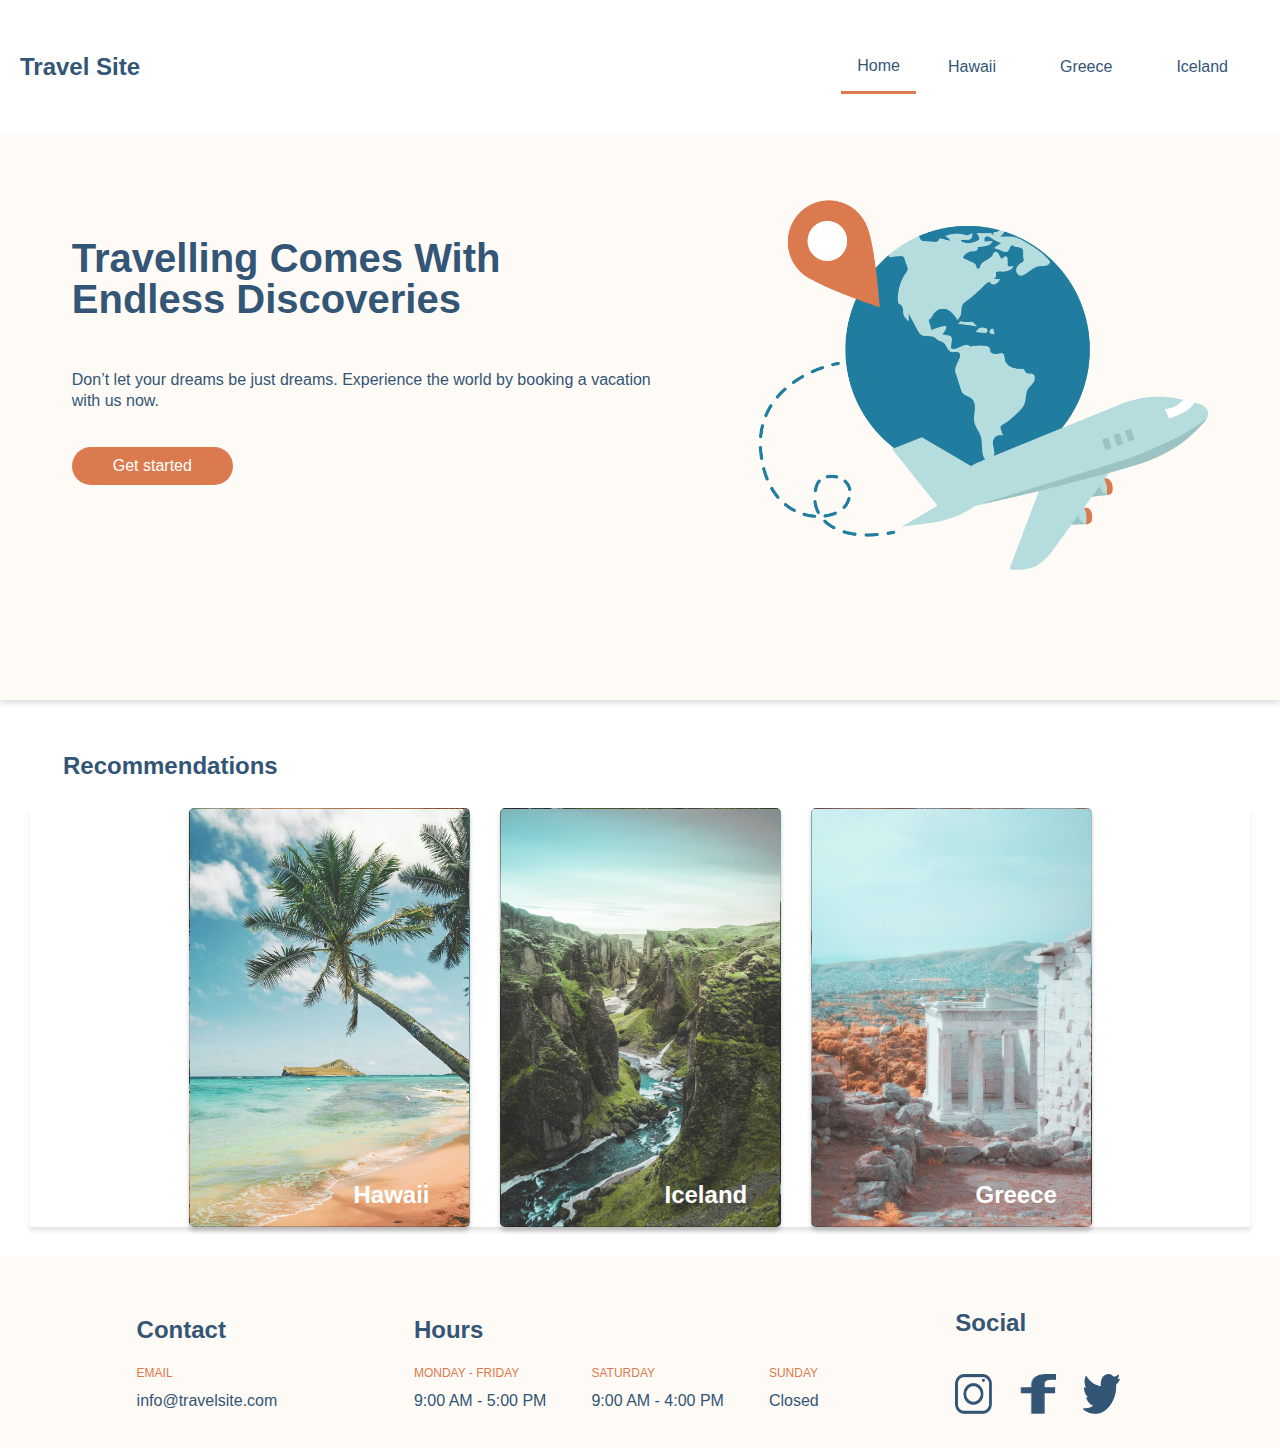
<file: index.html>
<!DOCTYPE html>
<html lang="en">
  <head>
    <meta charset="UTF-8" />
    <meta name="viewport" content="width=device-width, initial-scale=1.0" />
    <title>Travel Site - Home</title>
    <link href="./css/destinations.css" rel="stylesheet" />
    <link href="./css/global.css" rel="stylesheet" />
    <link href="./css/main.css" rel="stylesheet" />
  </head>

  <body>
    <header>
      <nav class="navigation">
        <h3><a href="./index.html">Travel Site</a></h3>
        <ul class="navigation__list">
          <li class="navigation__item--active">
            <a href="./index.html" alt="home">Home</a>
          </li>
          <li class="navigation__item">
            <a href="./pages/hawaii.html" alt="hawaii">Hawaii</a>
          </li>
          <li class="navigation__item">
            <a href="./pages/greece.html" alt="greece">Greece</a>
          </li>
          <li class="navigation__item">
            <a href="./pages/iceland.html" alt="iceland">Iceland</a>
          </li>
        </ul>
      </nav>
    </header>
    <hero>
      <section class="hero__container">
        <div class="hero__content">
          <h2>Travelling Comes With Endless Discoveries</h2>
          <p>
            Don’t let your dreams be just dreams. Experience the world by
            booking a vacation with us now.
          </p>
          <button>Get started</button>
        </div>
        <img
          class="hero__img"
          src="./assets/Images/hero.png"
          alt="content image"
        />
      </section>
    </hero>
    <section class="recommendations">
      <h3 class="recommendations__heading">Recommendations</h3>
      <div class="recommendations__cards">
        <a href="./pages/hawaii.html">
          <div class="card__image--hawaii">
            <h3 id="color">Hawaii</h3>
          </div></a
        >
        <a href="./pages/iceland.html">
          <div class="card__image--iceland">
            <h3 id="color">Iceland</h3>
          </div></a
        >
        <a href="./pages/greece.html">
          <div class="card__image--greece">
            <h3 id="color">Greece</h3>
          </div></a
        >
      </div>
    </section>
    <footer>
      <div class="footer__container">
        <div class="container__content">
          <h3>Contact</h3>
          <h5 class="footer__content">EMAIL</h5>
          <p class="footer__content">info@travelsite.com</p>
        </div>
        <div class="container__content">
          <h3>Hours</h3>
          <div class="container__content--items">
            <div>
              <h5 class="footer__content">MONDAY - FRIDAY</h5>
              <p class="footer__content">9:00 AM - 5:00 PM</p>
            </div>
            <div>
              <h5 class="footer__content">SATURDAY</h5>
              <p class="footer__content">9:00 AM - 4:00 PM</p>
            </div>
            <div>
              <h5 class="footer__content">SUNDAY</h5>
              <p class="footer__content">Closed</p>
            </div>
          </div>
        </div>
        <div class="container__content">
          <h3>Social</h3>
          <a href="https://www.instagram.com/"
            ><img
              class="icon__inst icons"
              src="./assets/Icons/icon-instagram.png"
              alt="instagram"
          /></a>
          <a href="https://www.facebook.com/"
            ><img
              class="icon__f icons"
              src="./assets/Icons/icon-facebook.png"
              alt="facebook"
          /></a>
          <a href="https://twitter.com/"
            ><img
              class="icon__x icons"
              src="./assets/Icons/icon-twitter.png"
              alt="twitter"
          /></a>
        </div>
      </div>
    </footer>
  </body>
</html>
</file>
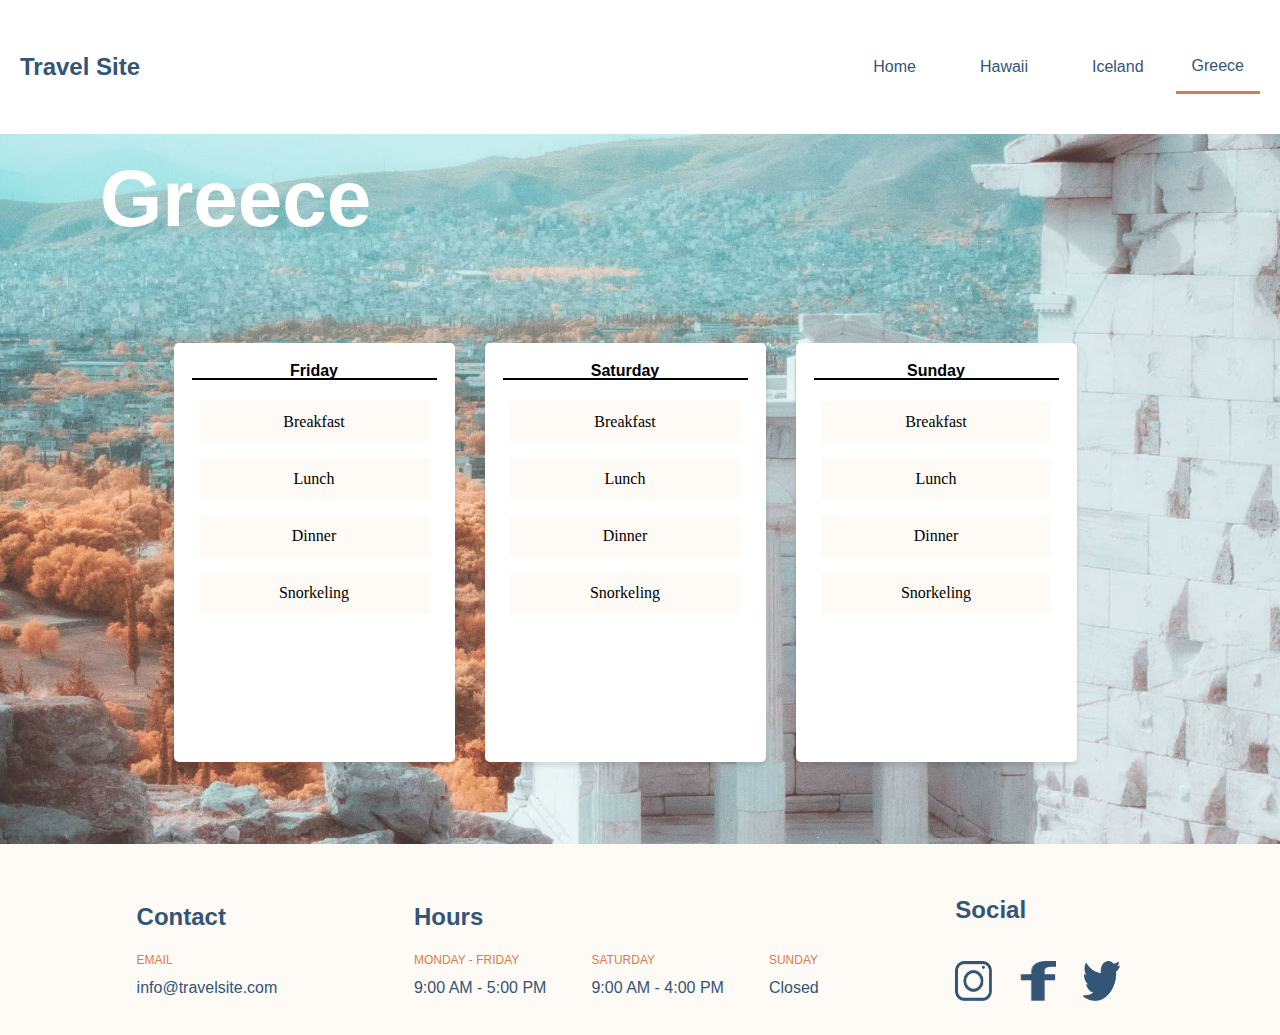
<file: pages/greece.html>
<!DOCTYPE html>
<html lang="en">
  <head>
    <meta charset="UTF-8" />
    <meta name="viewport" content="width=device-width, initial-scale=1.0" />
    <title>Greece</title>
    <link href="../css/destinations.css" rel="stylesheet" />
    <link href="../css/global.css" rel="stylesheet" />
    <link href="../css/main.css" rel="stylesheet" />
  </head>

  <body>
    <header>
      <nav class="navigation">
        <h3><a href="../index.html">Travel Site</a></h3>
        <ul class="navigation__list">
          <li class="navigation__item">
            <a href="../index.html" alt="home">Home</a>
          </li>
          <li class="navigation__item">
            <a href="../pages/hawaii.html" alt="hawaii">Hawaii</a>
          </li>
          <li class="navigation__item">
            <a href="../pages/iceland.html" alt="iceland">Iceland</a>
          </li>
          <li class="navigation__item--active">
            <a href="../pages/greece.html" alt="greece">Greece</a>
          </li>
        </ul>
      </nav>
    </header>
    <hero>
      <div class="hero_greece-img">
        <h1 class="hero__heading">Greece</h1>
        <div class="activity__container">
          <div class="activity__card">
            <h4 class="activity__heading">Friday</h4>
            <ul class="activity__item">
              <li>Breakfast</li>
              <li>Lunch</li>
              <li>Dinner</li>
              <li>Snorkeling</li>
            </ul>
          </div>
          <div class="activity__card">
            <h4 class="activity__heading">Saturday</h4>
            <ul class="activity__item">
              <li>Breakfast</li>
              <li>Lunch</li>
              <li>Dinner</li>
              <li>Snorkeling</li>
            </ul>
          </div>
          <div class="activity__card">
            <h4 class="activity__heading">Sunday</h4>
            <ul class="activity__item">
              <li>Breakfast</li>
              <li>Lunch</li>
              <li>Dinner</li>
              <li>Snorkeling</li>
            </ul>
          </div>
        </div>
      </div>
    </hero>
    <footer>
      <div class="footer__container">
        <div class="container__content">
          <h3>Contact</h3>
          <h5 class="footer__content">EMAIL</h5>
          <p class="footer__content">info@travelsite.com</p>
        </div>
        <div class="container__content">
          <h3>Hours</h3>
          <div class="container__content--items">
            <div>
              <h5 class="footer__content">MONDAY - FRIDAY</h5>
              <p class="footer__content">9:00 AM - 5:00 PM</p>
            </div>
            <div>
              <h5 class="footer__content">SATURDAY</h5>
              <p class="footer__content">9:00 AM - 4:00 PM</p>
            </div>
            <div>
              <h5 class="footer__content">SUNDAY</h5>
              <p class="footer__content">Closed</p>
            </div>
          </div>
        </div>
        <div class="container__content">
          <h3 id="social">Social</h3>
          <a href="https://www.instagram.com/"
            ><img
              class="icon__inst icons"
              src="../assets/Icons/icon-instagram.png"
              alt="instagram"
          /></a>
          <a href="https://www.facebook.com/"
            ><img
              class="icon__f icons"
              src="../assets/Icons/icon-facebook.png"
              alt="facebook"
          /></a>
          <a href="https://twitter.com/"
            ><img
              class="icon__x icons"
              src="../assets/Icons/icon-twitter.png"
              alt="twitter"
          /></a>
        </div>
      </div>
    </footer>
  </body>
</html>
</file>
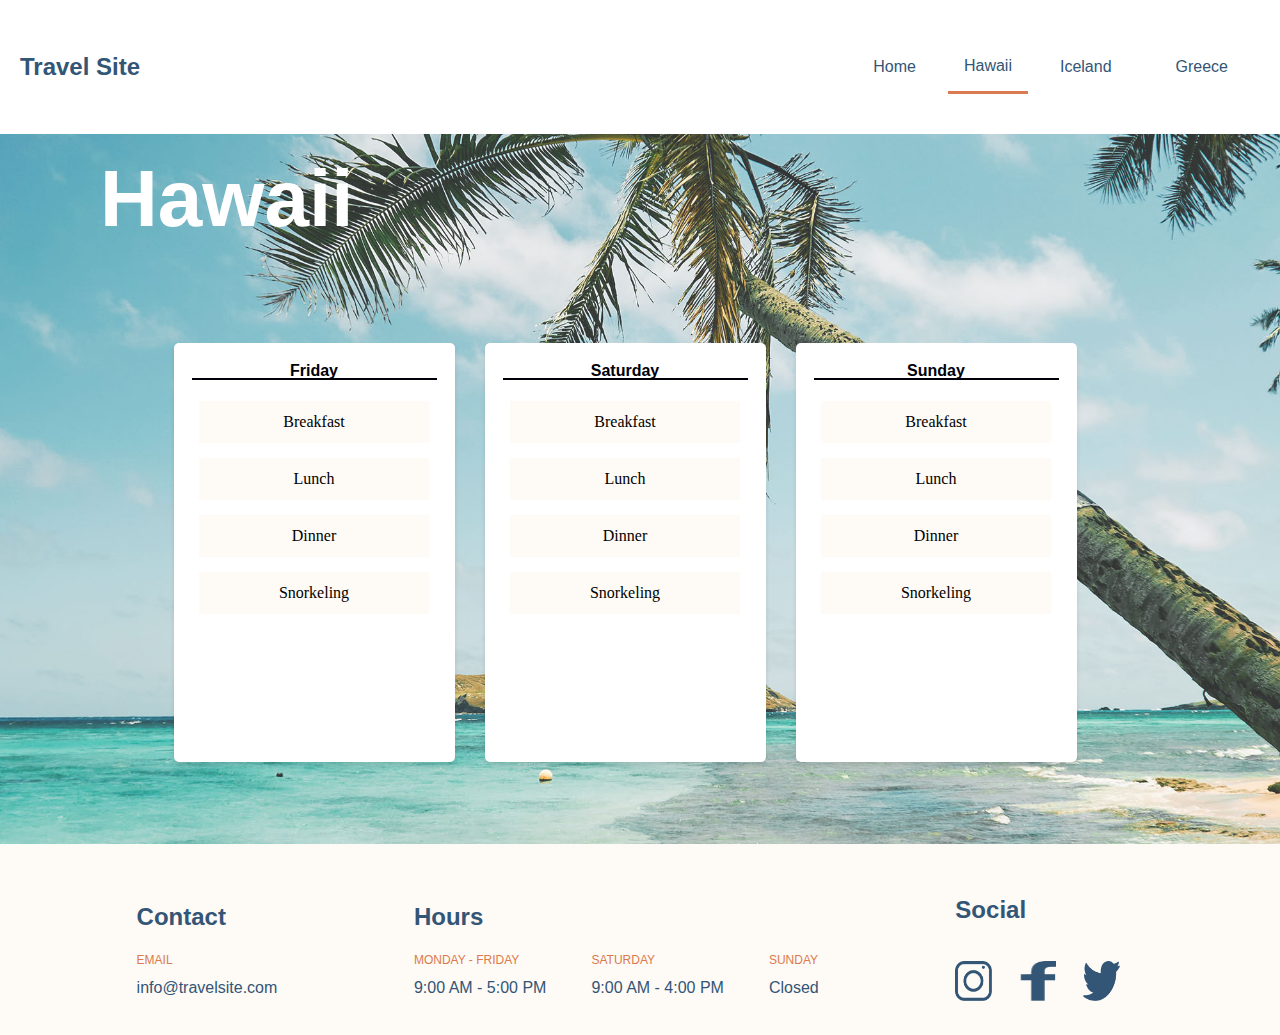
<file: pages/hawaii.html>
<!DOCTYPE html>
<html lang="en">
  <head>
    <meta charset="UTF-8" />
    <meta name="viewport" content="width=device-width, initial-scale=1.0" />
    <title>Hawaii</title>
    <link href="../css/destinations.css" rel="stylesheet" />
    <link href="../css/global.css" rel="stylesheet" />
    <link href="../css/main.css" rel="stylesheet" />
  </head>

  <body>
    <header>
      <nav class="navigation">
        <h3><a href="../index.html">Travel Site</a></h3>
        <ul class="navigation__list">
          <li class="navigation__item">
            <a href="../index.html" alt="home">Home</a>
          </li>
          <li class="navigation__item--active">
            <a href="../pages/hawaii.html" alt="hawaii">Hawaii</a>
          </li>
          <li class="navigation__item">
            <a href="../pages/iceland.html" alt="iceland">Iceland</a>
          </li>
          <li class="navigation__item">
            <a href="../pages/greece.html" alt="greece">Greece</a>
          </li>
        </ul>
      </nav>
    </header>
    <hero>
      <div class="hero__hawaii-img">
        <h1 class="hero__heading">Hawaii</h1>
        <div class="activity__container">
          <div class="activity__card">
            <h4 class="activity__heading">Friday</h4>
            <ul class="activity__item">
              <li>Breakfast</li>
              <li>Lunch</li>
              <li>Dinner</li>
              <li>Snorkeling</li>
            </ul>
          </div>
          <div class="activity__card">
            <h4 class="activity__heading">Saturday</h4>
            <ul class="activity__item">
              <li>Breakfast</li>
              <li>Lunch</li>
              <li>Dinner</li>
              <li>Snorkeling</li>
            </ul>
          </div>
          <div class="activity__card">
            <h4 class="activity__heading">Sunday</h4>
            <ul class="activity__item">
              <li>Breakfast</li>
              <li>Lunch</li>
              <li>Dinner</li>
              <li>Snorkeling</li>
            </ul>
          </div>
        </div>
      </div>
    </hero>
    <footer>
      <div class="footer__container">
        <div class="container__content">
          <h3>Contact</h3>
          <h5 class="footer__content">EMAIL</h5>
          <p class="footer__content">info@travelsite.com</p>
        </div>
        <div class="container__content">
          <h3>Hours</h3>
          <div class="container__content--items">
            <div>
              <h5 class="footer__content">MONDAY - FRIDAY</h5>
              <p class="footer__content">9:00 AM - 5:00 PM</p>
            </div>
            <div>
              <h5 class="footer__content">SATURDAY</h5>
              <p class="footer__content">9:00 AM - 4:00 PM</p>
            </div>
            <div>
              <h5 class="footer__content">SUNDAY</h5>
              <p class="footer__content">Closed</p>
            </div>
          </div>
        </div>
        <div class="container__content">
          <h3 id="social">Social</h3>
          <a href="https://www.instagram.com/"
            ><img
              class="icon__inst icons"
              src="../assets/Icons/icon-instagram.png"
              alt="instagram"
          /></a>
          <a href="https://www.facebook.com/"
            ><img
              class="icon__f icons"
              src="../assets/Icons/icon-facebook.png"
              alt="facebook"
          /></a>
          <a href="https://twitter.com/"
            ><img
              class="icon__x icons"
              src="../assets/Icons/icon-twitter.png"
              alt="twitter"
          /></a>
        </div>
      </div>
    </footer>
  </body>
</html>
</file>
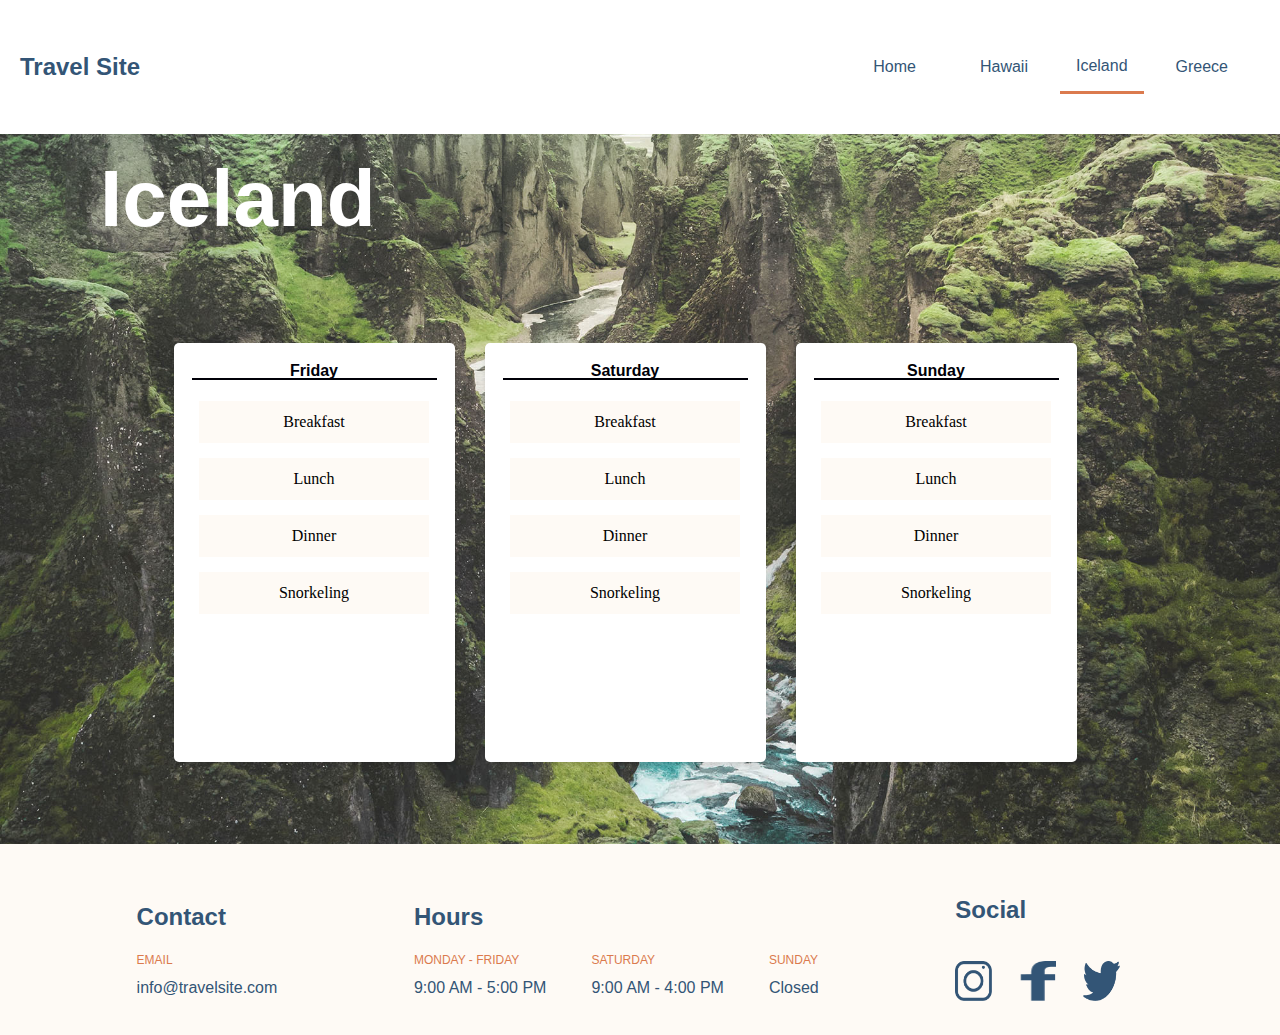
<file: pages/iceland.html>
<!DOCTYPE html>
<html lang="en">
  <head>
    <meta charset="UTF-8" />
    <meta name="viewport" content="width=device-width, initial-scale=1.0" />
    <title>Iceland</title>
    <link href="../css/destinations.css" rel="stylesheet" />
    <link href="../css/global.css" rel="stylesheet" />
    <link href="../css/main.css" rel="stylesheet" />
  </head>

  <body>
    <header>
      <nav class="navigation">
        <h3><a href="../index.html">Travel Site</a></h3>
        <ul class="navigation__list">
          <li class="navigation__item">
            <a href="../index.html" alt="home">Home</a>
          </li>
          <li class="navigation__item">
            <a href="./hawaii.html" alt="hawaii">Hawaii</a>
          </li>
          <li class="navigation__item--active">
            <a href="./iceland.html" alt="iceland">Iceland</a>
          </li>
          <li class="navigation__item">
            <a href="./greece.html" alt="greece">Greece</a>
          </li>
        </ul>
      </nav>
    </header>
    <hero>
      <div class="hero__iceland-img">
        <h1 class="hero__heading">Iceland</h1>
        <div class="activity__container">
          <div class="activity__card">
            <h4 class="activity__heading">Friday</h4>
            <ul class="activity__item">
              <li>Breakfast</li>
              <li>Lunch</li>
              <li>Dinner</li>
              <li>Snorkeling</li>
            </ul>
          </div>
          <div class="activity__card">
            <h4 class="activity__heading">Saturday</h4>
            <ul class="activity__item">
              <li>Breakfast</li>
              <li>Lunch</li>
              <li>Dinner</li>
              <li>Snorkeling</li>
            </ul>
          </div>
          <div class="activity__card">
            <h4 class="activity__heading">Sunday</h4>
            <ul class="activity__item">
              <li>Breakfast</li>
              <li>Lunch</li>
              <li>Dinner</li>
              <li>Snorkeling</li>
            </ul>
          </div>
        </div>
      </div>
    </hero>
    <footer>
      <div class="footer__container">
        <div class="container__content">
          <h3>Contact</h3>
          <h5 class="footer__content">EMAIL</h5>
          <p class="footer__content">info@travelsite.com</p>
        </div>
        <div class="container__content">
          <h3>Hours</h3>
          <div class="container__content--items">
            <div>
              <h5 class="footer__content">MONDAY - FRIDAY</h5>
              <p class="footer__content">9:00 AM - 5:00 PM</p>
            </div>
            <div>
              <h5 class="footer__content">SATURDAY</h5>
              <p class="footer__content">9:00 AM - 4:00 PM</p>
            </div>
            <div>
              <h5 class="footer__content">SUNDAY</h5>
              <p class="footer__content">Closed</p>
            </div>
          </div>
        </div>
        <div class="container__content">
          <h3 id="social">Social</h3>
          <a href="https://www.instagram.com/"
            ><img
              class="icon__inst icons"
              src="../assets/Icons/icon-instagram.png"
              alt="instagram"
          /></a>
          <a href="https://www.facebook.com/"
            ><img
              class="icon__f icons"
              src="../assets/Icons/icon-facebook.png"
              alt="facebook"
          /></a>
          <a href="https://twitter.com/"
            ><img
              class="icon__x icons"
              src="../assets/Icons/icon-twitter.png"
              alt="twitter"
          /></a>
        </div>
      </div>
    </footer>
  </body>
</html>
</file>
<file: css/destinations.css>
.hero__hawaii-img {
  background-image: url(../assets/Images/hawaii.jpg);
  width: 100%;
  height: 764px;
  background-position: center;
  background-size: cover;
  background-attachment: fixed;
  margin-top: 20px;
}
.hero__iceland-img {
  background-image: url(../assets/Images/iceland.jpg);
  width: 100%;
  height: 764px;
  background-position: center;
  background-size: cover;
  background-attachment: fixed;
  margin-top: 20px;
}

.hero_greece-img {
  background-image: url(../assets/Images/greece.jpg);
  width: 100%;
  height: 764px;
  background-position: center;
  background-size: cover;
  background-attachment: fixed;
  margin-top: 20px;
}
.hero__heading {
  display: flex;
  padding-top: 90px;
  margin-left: 100px;
  margin-bottom: 20px;
  margin-top: 5rem;
  align-items: center;
  justify-content: space-between;
}

.activity__container {
  display: flex;
  justify-content: center;
  margin-top: 4rem;
}

.activity__heading {
  padding-bottom: 0;
  text-align: center;
  width: 245px;
  border-bottom: 2px solid #000008;
}

.activity__item {
  list-style: none;
  padding: 0;
  margin-top: 0;
  text-align: center;
}

.activity__item li {
  padding: 12px 80px;
  margin-bottom: 15px;
  background-color: #fefaf5;
}

.activity__card {
  background-color: #ffffff;
  border-radius: 5px;
  width: 281px;
  height: 419px;
  margin: 50px 30px 70px 0;
  display: flex;
  flex-direction: column;
  justify-content: flex-start;
  align-items: center;
  transition: background-color 0.3s ease, transform 0.3s ease;
  box-shadow: 0px 4px 4px rgba(0, 0, 0, 0.1);
}

.activity__card:hover {
  transform: translateY(-10px) scale(1.05);
  box-shadow: 0px 10px 15px rgba(0, 0, 0, 0.2);
  background-color: #f2f2f2;
}

/* Responsive Styles */

/* Tablet View (768px and below) */
@media (max-width: 768px) {
  .hero__hawaii-img,
  .hero__iceland-img,
  .hero_greece-img {
    height: auto; /* Adjust image height for tablets */
  }

  .hero__heading {
    flex-direction: column; /* Stack heading elements on tablets */
    margin-left: 0;
    text-align: center;
    padding-top: 40px;
    margin-top: 10rem;
  }

  .activity__container {
    flex-direction: column; /* Stack activities vertically */
    align-items: center;
    padding: 20px;
    margin-top: 5rem;
  }

  .activity__card {
    width: 90%; /* Make activity cards take more width on smaller screens */
    margin: 20px 0;
  }

  .activity__heading {
    width: 100%;
    font-size: 1.5rem;
    padding-bottom: 10px;
  }

  .activity__item li {
    padding: 10px 50px;
  }
}

/* Mobile View (480px and below) */
@media (max-width: 480px) {
  .hero__hawaii-img,
  .hero__iceland-img,
  .hero_greece-img {
    height: auto;
    background-attachment: scroll; /* Prevent fixed background on mobile for smoother scrolling */
  }

  .hero__heading {
    padding-top: 30px;
    text-align: center;
  }

  .activity__container {
    padding: 10px;
  }

  .activity__card {
    width: 100%; /* Full width for mobile */
    height: auto; /* Let content determine height */
    margin: 15px 0;
  }

  .activity__item li {
    padding: 8px 20px;
    margin-bottom: 10px;
  }
}
</file>
<file: css/global.css>
/* Base styles (for larger screens) */
* {
  box-sizing: border-box;
}

body {
  margin: 0;
}

h1 {
  font-family: Verdana, sans-serif;
  font-size: 5rem;
  font-weight: 700;
  line-height: 3.656rem;
  color: #ffffff;
  margin: 0;
}

h2 {
  font-family: Verdana, sans-serif;
  font-size: 2.5rem;
  font-weight: 700;
  line-height: 2.55rem;
  color: #335576;
}

h3 {
  font-family: Verdana, sans-serif;
  font-size: 1.5rem;
  font-weight: 700;
  line-height: 1.5rem;
  color: #335576;
  text-decoration: none;
}

h4 {
  font-family: Verdana, sans-serif;
  font-size: 1rem;
  font-weight: 700;
  line-height: 0.9rem;
  color: #000008;
  padding-bottom: 0.625rem;
}

h5 {
  font-family: Verdana, sans-serif;
  font-size: 0.75rem;
  font-weight: 400;
  line-height: 0.9rem;
  color: #db7a4e;
  padding-bottom: 0.625rem;
}

p {
  font-family: Verdana, sans-serif;
  font-size: 1rem;
  font-weight: 400;
  line-height: 1.339rem;
  color: #335576;
}

ul {
  list-style-type: none;
}

a {
  text-decoration: none;
  font-family: Verdana, sans-serif;
  height: fit-content;
  color: #335576;
}

/* Navigation (Header) */
.navigation {
  background-color: #ffffff;
  position: fixed;
  display: flex;
  width: 100%;
  margin: 0;
  justify-content: space-between;
  align-items: center;
  padding: 10px 20px;
  flex-wrap: wrap;
  top: 0;
  left: 0;
  right: 0;
  z-index: 1000;
  overflow-x: hidden;
}

.navigation__list {
  display: flex;
  flex-direction: row;
  justify-content: flex-start;
  align-items: center;
  width: auto;
}

.navigation__item {
  padding: 2rem;
}

.navigation__list .navigation__item--active {
  padding: 1rem;
  border-bottom: 3px solid #db7a4e;
}

/* Footer */
.footer__container {
  background-color: #fefaf5;
  display: flex;
  justify-content: space-evenly;
  align-items: center;
  padding-top: 30px;
  padding-bottom: 30px;
}

.container__content {
  display: inline-block;
}

.container__content--items {
  display: flex;
  align-items: center;
  gap: 45px;
}

.footer__content {
  margin: 0;
}

.icon__inst,
.icon__f,
.icon__x {
  width: 60px;
  height: 55px;
}

.icons {
  padding-top: 15px;
  padding-right: 23px;
}

/* Responsive Styles */

/* Tablet View (768px and below) */
@media (max-width: 768px) {
  h1 {
    font-size: 3rem;
    line-height: 2.5rem;
  }

  h2 {
    font-size: 2rem;
    line-height: 2.2rem;
  }

  h3 {
    font-size: 1.2rem;
    line-height: 1.2rem;
  }

  .navigation {
    justify-content: space-between;
    width: auto;
    padding: 10px;
    overflow-x: hidden;
  }

  .navigation__list {
    width: auto;
    flex-wrap: wrap;
    gap: 0.5rem;
  }

  .navigation__item {
    padding: 5px 10px;
    font-size: 14px;
  }

  .navigation__list .navigation__item--active {
    font-size: 14px;
    padding-top: 7px;
    padding-bottom: 6px;
    border-bottom: 3px solid #db7a4e;
  }

  .footer__container {
    padding-top: 20px;
    padding-bottom: 20px;
    flex-direction: column;
  }

  .container__content--items {
    gap: 20px;
  }

  .icon__inst,
  .icon__f,
  .icon__x {
    width: 45px;
    height: 45px;
  }

  .icons {
    padding-top: 10px;
    padding-right: 10px;
  }
}

/* Mobile View (480px and below) */
@media (max-width: 480px) {
  h1 {
    font-size: 2.2rem;
    line-height: 2rem;
  }

  h2 {
    font-size: 1.8rem;
    line-height: 2rem;
  }

  h3 {
    font-size: 1rem;
    line-height: 1rem;
  }

  .navigation {
    flex-direction: column;
    align-items: center;
  }

  .navigation__list {
    width: 100%;
    justify-content: center;
    gap: 0.5rem;
    padding: 0;
  }

  .navigation__item {
    font-size: 12px; /* Further reduce font size for mobile */
    padding: 5px 5px; /* Smaller padding */
  }

  .navigation__list .navigation__item--active {
    font-size: 12px;
    padding-top: 5px;
    padding-bottom: 6px;
    border-bottom: 3px solid #db7a4e;
  }

  .footer__container {
    padding-top: 15px;
    padding-bottom: 15px;
    flex-direction: column;
    align-items: center;
  }

  .container__content--items {
    flex-direction: column;
    gap: 10px;
  }

  .icon__inst,
  .icon__f,
  .icon__x {
    width: 30px;
    height: 30px;
  }

  .icons {
    padding-top: 5px;
    padding-right: 5px;
  }
}
</file>
<file: css/main.css>
/* Base Styles (for larger screens like desktops) */
.hero__container {
  background-color: #fefaf5;
  height: 700px;
  display: flex;
  justify-content: space-around;
  align-items: center;
  box-shadow: 0px 4px 4px rgba(0, 0, 0, 0.1);
  padding: 20px;
}

.hero__content {
  display: flex;
  flex-direction: column;
  justify-content: flex-start;
  max-width: 47%;
  margin-bottom: 10px;
}

.hero__img {
  display: flex;
  flex-wrap: wrap;
  width: 450px;
  height: 380px;
  margin-top: 5%;
}

.recommendations {
  background-color: #ffffff;
}

.recommendations__heading {
  display: flex;
  padding-top: 30px;
  margin-left: 63px;
  margin-bottom: 0;
  align-items: center;
  justify-content: space-between;
}

.recommendations__cards {
  display: flex;
  justify-content: center;
  margin: 30px;
  height: auto;
  gap: 30px;
  box-shadow: 0px 4px 4px rgba(0, 0, 0, 0.1);
  flex-wrap: wrap; /* Enable wrapping on smaller screens */
}

.card__image--hawaii {
  background-image: url("../assets/Images/hawaii.jpg"); /* Hawaii image */
  width: 281px;
  height: 419px;
  background-position: center;
  background-size: cover;
  border-radius: 5px;
  border: 1px solid #00000033;
  transition: transform 0.3s ease, box-shadow 0.3s ease,
    background-color 0.3s ease;
  box-shadow: 0px 4px 4px 0 #00000033;
}

.card__image--iceland {
  background-image: url("../assets/Images/iceland.jpg"); /* Iceland image */
  width: 281px;
  height: 419px;
  background-position: center;
  background-size: cover;
  border-radius: 5px;
  border: 1px solid #00000033;
  transition: transform 0.3s ease, box-shadow 0.3s ease,
    background-color 0.3s ease;
  box-shadow: 0px 4px 4px 0 #00000033;
}

.card__image--greece {
  background-image: url("../assets/Images/greece.jpg"); /* Greece image */
  width: 281px;
  height: 419px;
  background-position: center;
  background-size: cover;
  border-radius: 5px;
  border: 1px solid #00000033;
  transition: transform 0.3s ease, box-shadow 0.3s ease,
    background-color 0.3s ease;
  box-shadow: 0px 4px 4px 0 #00000033;
}

.card__image--hawaii:hover,
.card__image--iceland:hover,
.card__image--greece:hover {
  transform: translateY(-10px) scale(1.05);
  box-shadow: 0px 10px 15px rgba(0, 0, 0, 0.2);
  background-color: #f2f2f2;
}

#color {
  color: #ffffff;
  position: relative;
  top: 350px;
  left: 164px;
}

button {
  background-color: #db7a4e;
  border: none;
  border-radius: 40px;
  padding: 10px 35px 10px 35px;
  font-size: 16px;
  font-family: Verdana, sans-serif;
  font-weight: 400;
  color: #ffffff;
  margin-top: 20px;
  max-width: 161px;
  text-align: center;
  cursor: pointer;
  transition: background-color 0.3s ease, transform 0.2s ease;
}

button:hover {
  background-color: #b35e3b;
  transform: translateY(-2px);
}

button:active {
  background-color: #a14f33;
  transform: translateY(0);
}

/* Media Queries for Responsive Design */

/* Tablet View (768px and below) */
@media (max-width: 768px) {
  .hero__container {
    flex-direction: column;
    height: auto;
    margin-top: 5rem;
    padding: 20px;
  }

  .hero__img {
    width: 100%;
    height: auto;
    margin-top: 10rem;
  }

  .hero__content {
    max-width: 100%;
    text-align: center;
  }

  .recommendations__heading {
    flex-direction: column;
    text-align: center;
    margin-left: 0;
    margin-top: 1rem;
    margin-bottom: 2rem;
  }

  .recommendations__cards {
    margin: 0;
    gap: 20px;
  }

  .card__image--hawaii,
  .card__image--iceland,
  .card__image--greece {
    width: 240px;
    height: 360px;
  }

  #color {
    top: 230px;
    left: 50%;
    transform: translateX(-50%);
  }
}

/* Mobile View (480px and below) */
@media (max-width: 480px) {
  .hero__container {
    margin-top: 10rem;
    padding: 10px;
  }

  .hero__img {
    width: 100%;
    height: auto;
    margin-top: 20px;
  }

  .hero__content {
    max-width: 100%;
    margin-bottom: 20px;
    text-align: center;
  }

  .recommendations__heading {
    margin-top: 1rem;
    margin-bottom: 1rem;
  }

  .recommendations__cards {
    margin: 0;
    display: flex;
    gap: 15px;
    height: auto;
  }

  .card__image--hawaii,
  .card__image--iceland,
  .card__image--greece {
    width: 150px;
    height: 100px;
  }

  button {
    width: 100%;
    max-width: none;
  }

  #color {
    top: 44px;
    left: 50%;
    transform: translateX(-50%);
  }
}
</file>
